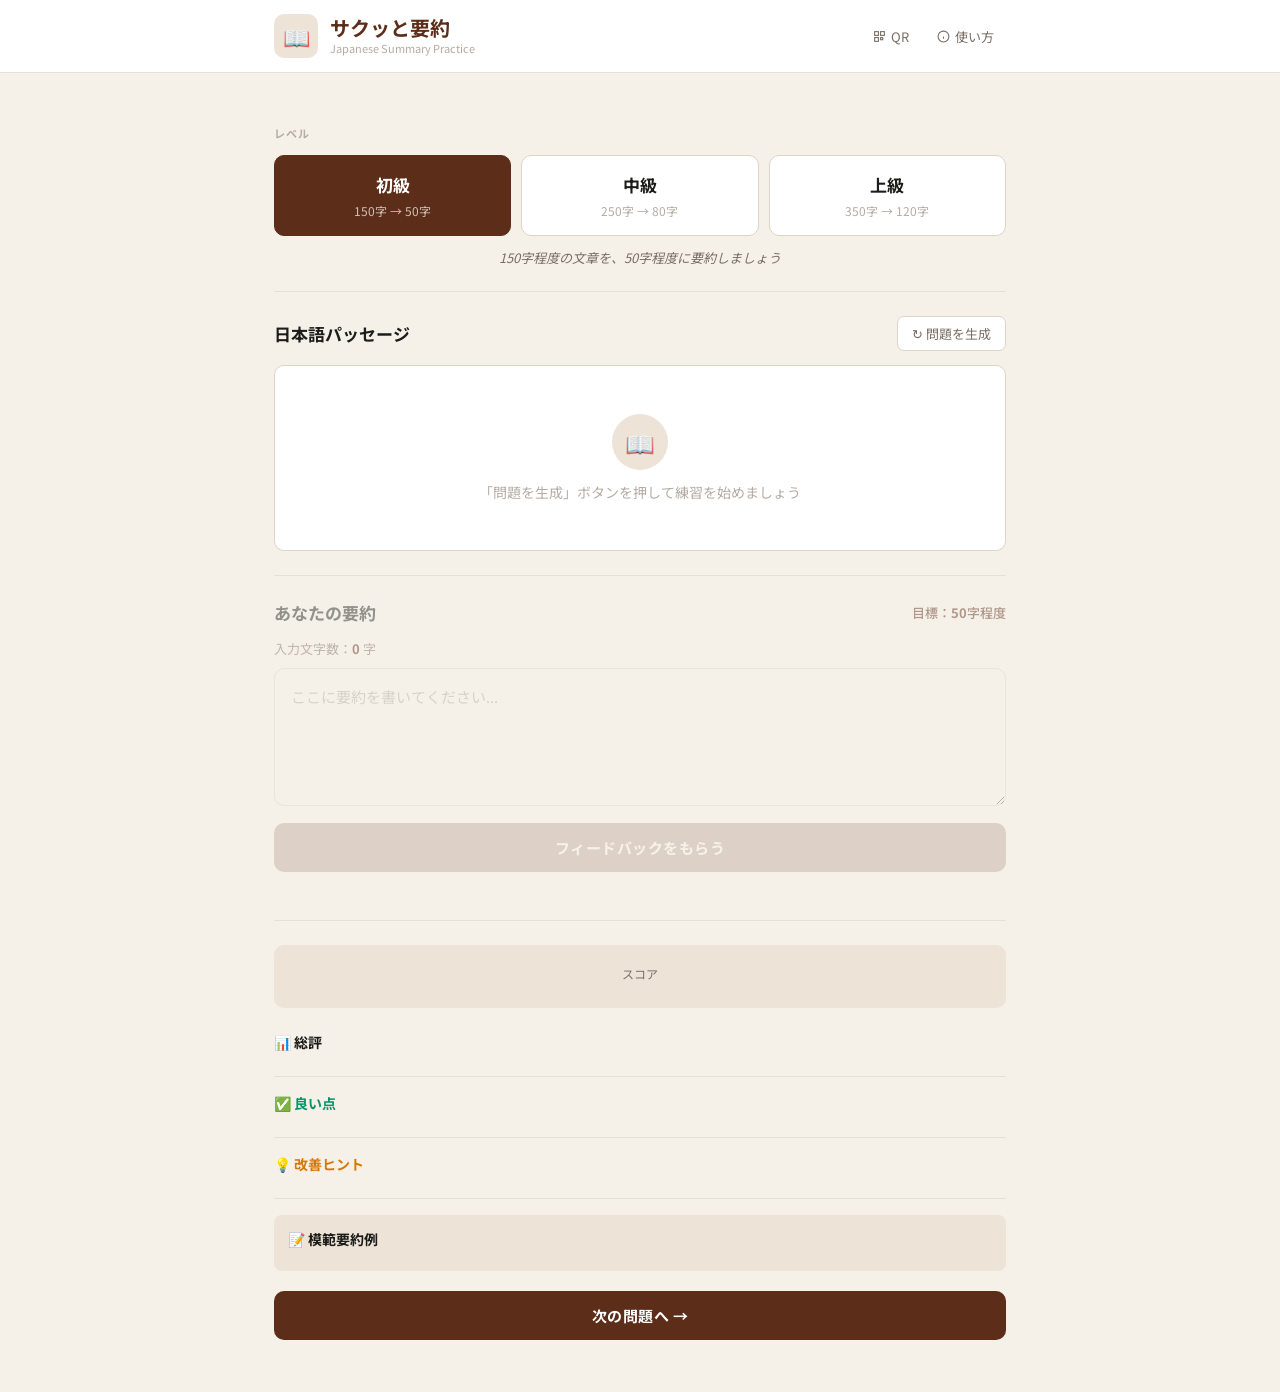
<file: index.html>
<!DOCTYPE html>
<html lang="ja">
<head>
  <meta charset="UTF-8">
  <meta name="viewport" content="width=device-width, initial-scale=1.0">
  <meta name="theme-color" content="#5C2D18">
  <title>サクッと要約</title>
  <link rel="manifest" href="summary-manifest.json">
  <link rel="preconnect" href="https://fonts.googleapis.com">
  <link rel="preconnect" href="https://fonts.gstatic.com" crossorigin>
  <link href="https://fonts.googleapis.com/css2?family=Noto+Sans+JP:wght@400;500;700&display=swap" rel="stylesheet">
  <link rel="stylesheet" href="summary.css">
</head>
<body>


  <!-- ========== 使い方モーダル ========== -->
  <div id="guideModal" class="modal-overlay hidden">
    <div class="modal">
      <h2>📖 要約のコツ</h2>
      <div class="guide-list">
        <div class="guide-item">
          <span class="num">1</span>
          <div>
            <strong>メインアイデアを見つける</strong>
            <p>文章全体で一番伝えたいことは何かを考えましょう。</p>
          </div>
        </div>
        <div class="guide-item">
          <span class="num">2</span>
          <div>
            <strong>自分の言葉で書く</strong>
            <p>元の文章をそのままコピーせず、言い換えて書きましょう。</p>
          </div>
        </div>
        <div class="guide-item">
          <span class="num">3</span>
          <div>
            <strong>目標字数を意識する</strong>
            <p>余分な情報は省き、簡潔にまとめましょう。</p>
          </div>
        </div>
        <div class="guide-item">
          <span class="num">4</span>
          <div>
            <strong>フィードバックを活かす</strong>
            <p>模範要約例と比べて、次の練習に活かしましょう。</p>
          </div>
        </div>
      </div>
      <button id="closeGuideBtn" class="modal-save-btn">閉じる</button>
    </div>
  </div>

  <!-- ========== ヘッダー ========== -->
  <header class="app-header">
    <div class="header-inner">
      <div class="header-left">
        <div class="app-icon-wrap">📖</div>
        <div>
          <h1 class="app-name">サクッと要約</h1>
          <p class="app-sub">Japanese Summary Practice</p>
        </div>
      </div>
      <nav class="header-nav">
        <a href="qr.html" class="nav-link">
          <svg width="13" height="13" viewBox="0 0 24 24" fill="none" stroke="currentColor" stroke-width="2">
            <rect x="3" y="3" width="7" height="7"/><rect x="14" y="3" width="7" height="7"/>
            <rect x="3" y="14" width="7" height="7"/><rect x="14" y="14" width="4" height="4"/>
          </svg>
          QR
        </a>
        <button id="guideBtn" class="nav-link">
          <svg width="13" height="13" viewBox="0 0 24 24" fill="none" stroke="currentColor" stroke-width="2">
            <circle cx="12" cy="12" r="10"/>
            <line x1="12" y1="16" x2="12" y2="12"/>
            <line x1="12" y1="8" x2="12.01" y2="8"/>
          </svg>
          使い方
        </button>
      </nav>
    </div>
    <!-- セッションスコアバー -->
    <div id="scoreBar" class="score-bar hidden">
      <div class="score-stats">
        <span id="practiceCount">0回練習</span>
        <span id="avgScore">平均 — / 5</span>
      </div>
      <div id="scoreDots" class="score-dots"></div>
    </div>
  </header>

  <!-- ========== メイン ========== -->
  <main class="app-main">

    <!-- レベル設定 -->
    <section class="app-section">
      <p class="section-label">レベル</p>
      <div class="level-grid">
        <button class="level-btn active" data-level="basic">
          <span class="lv-name">初級</span>
          <span class="lv-info">150字 → 50字</span>
        </button>
        <button class="level-btn" data-level="middle">
          <span class="lv-name">中級</span>
          <span class="lv-info">250字 → 80字</span>
        </button>
        <button class="level-btn" data-level="advanced">
          <span class="lv-name">上級</span>
          <span class="lv-info">350字 → 120字</span>
        </button>
      </div>
      <p id="levelDesc" class="level-desc">150字程度の文章を、50字程度に要約しましょう</p>
    </section>

    <hr class="section-divider">

    <!-- 日本語パッセージ -->
    <section class="app-section">
      <div class="section-header">
        <h2 class="section-title">日本語パッセージ</h2>
        <button id="generateBtn" class="action-btn">↻ 問題を生成</button>
      </div>

      <!-- 空の状態 -->
      <div id="emptyState" class="empty-state">
        <div class="empty-icon">📖</div>
        <p>「問題を生成」ボタンを押して練習を始めましょう</p>
      </div>

      <!-- パッセージ本文 -->
      <div id="passageBox" class="passage-box hidden">
        <p id="passageText" class="passage-text"></p>
        <div class="passage-footer">
          <span id="passageCharBadge" class="char-badge">— 字</span>
        </div>
      </div>
    </section>

    <hr class="section-divider">

    <!-- あなたの要約 -->
    <section id="summarySection" class="app-section faded">
      <div class="section-header">
        <h2 class="section-title">あなたの要約</h2>
        <span class="target-info">目標：<strong id="targetChars">50</strong>字程度</span>
      </div>
      <div class="wc-row">入力文字数：<strong id="summaryCharCount">0</strong> 字</div>
      <textarea
        id="summaryInput"
        class="main-textarea"
        rows="4"
        placeholder="ここに要約を書いてください..."
        disabled></textarea>
      <button id="feedbackBtn" class="summarize-btn" disabled>
        フィードバックをもらう
      </button>
    </section>

    <!-- ローディング -->
    <div id="loadingArea" class="loading-area hidden">
      <div class="spinner"></div>
      <p id="loadingMsg">生成中...</p>
    </div>

    <!-- フィードバック -->
    <section id="feedbackSection" class="app-section hidden">
      <hr class="section-divider">

      <div id="scoreDisplay" class="score-display">
        <div class="score-label-txt">スコア</div>
        <div id="starDisplay" class="stars"></div>
        <div id="scoreValue" class="score-value"></div>
      </div>

      <div class="fb-section">
        <div class="fb-label">📊 総評</div>
        <p id="fbOverall"></p>
      </div>
      <div class="fb-section good">
        <div class="fb-label">✅ 良い点</div>
        <p id="fbGood"></p>
      </div>
      <div class="fb-section improve">
        <div class="fb-label">💡 改善ヒント</div>
        <p id="fbImprove"></p>
      </div>
      <div class="fb-section model">
        <div class="fb-label">📝 模範要約例</div>
        <p id="fbModel" class="model-answer"></p>
      </div>

      <button id="nextBtn" class="summarize-btn">次の問題へ →</button>
    </section>

  </main>

  <script src="summary.js"></script>
</body>
</html>
</file>
<file: summary.css>
/* ============================================================
   サクッと要約 — summary.css
   ============================================================ */

*, *::before, *::after { box-sizing: border-box; margin: 0; padding: 0; }

:root {
  --bg:           #F5F0E8;
  --primary:      #5C2D18;
  --primary-hover:#4A2412;
  --primary-light:#EDE3D6;
  --border:       #DDD4C8;
  --divider:      #E8E0D6;
  --text:         #1C1C1A;
  --text-sub:     #7A6E66;
  --text-hint:    #B5ACA4;
  --white:        #FFFFFF;
  --radius:       10px;
  --shadow-modal: 0 12px 40px rgba(0,0,0,.18);
}

body {
  font-family: 'Noto Sans JP', sans-serif;
  background: var(--bg);
  color: var(--text);
  min-height: 100vh;
  display: flex;
  flex-direction: column;
}

/* ── モーダル ────────────────────────────────── */
.modal-overlay {
  position: fixed; inset: 0;
  background: rgba(0,0,0,.45);
  display: flex; align-items: center; justify-content: center;
  z-index: 900; padding: 20px;
}
.modal-overlay.hidden { display: none; }

.modal {
  background: var(--white); border-radius: var(--radius);
  padding: 28px 24px; max-width: 440px; width: 100%;
  box-shadow: var(--shadow-modal);
}
.modal-icon { font-size: 28px; margin-bottom: 8px; }
.modal h2   { font-size: 18px; font-weight: 700; margin-bottom: 10px; color: var(--primary); }
.modal p    { font-size: 14px; color: var(--text-sub); line-height: 1.65; margin-bottom: 8px; }
.modal a    { color: var(--primary); text-decoration: none; }
.modal a:hover { text-decoration: underline; }

.form-group { margin-bottom: 16px; }
.form-group label {
  display: block; font-size: 13px; font-weight: 500;
  color: var(--text-sub); margin-bottom: 6px;
}
.input-row { display: flex; gap: 8px; }
.input-row input {
  flex: 1; padding: 10px 12px;
  border: 1px solid var(--border); border-radius: 8px;
  font-family: inherit; font-size: 14px; outline: none;
  transition: border-color .15s; background: var(--white);
}
.input-row input:focus {
  border-color: var(--primary);
  box-shadow: 0 0 0 3px rgba(92,45,24,.12);
}
.icon-btn {
  background: #F3EDE6; border: 1px solid var(--border);
  border-radius: 8px; padding: 0 12px; cursor: pointer; font-size: 15px;
}
.icon-btn:hover { background: var(--primary-light); }

.modal-save-btn {
  width: 100%; padding: 12px;
  background: var(--primary); color: var(--white);
  border: none; border-radius: 8px;
  font-family: inherit; font-size: 15px; font-weight: 700;
  cursor: pointer; transition: background .15s; margin-top: 4px;
}
.modal-save-btn:hover { background: var(--primary-hover); }

/* ガイド */
.guide-list { display: flex; flex-direction: column; gap: 14px; margin: 16px 0 20px; }
.guide-item { display: flex; gap: 12px; align-items: flex-start; }
.guide-item .num {
  flex-shrink: 0; width: 24px; height: 24px;
  background: var(--primary-light); color: var(--primary);
  border-radius: 50%; display: flex; align-items: center; justify-content: center;
  font-weight: 700; font-size: 12px;
}
.guide-item strong { display: block; font-size: 14px; margin-bottom: 3px; }
.guide-item p { font-size: 13px; margin-bottom: 0; }

/* ── ヘッダー ────────────────────────────────── */
.app-header {
  background: var(--white);
  border-bottom: 1px solid var(--divider);
}
.header-inner {
  max-width: 780px; margin: 0 auto;
  padding: 14px 24px;
  display: flex; align-items: center; justify-content: space-between;
}
.header-left { display: flex; align-items: center; gap: 12px; }
.app-icon-wrap {
  width: 44px; height: 44px;
  background: var(--primary-light); border-radius: 10px;
  display: flex; align-items: center; justify-content: center;
  font-size: 22px; flex-shrink: 0;
}
.app-name { font-size: 20px; font-weight: 700; color: var(--primary); line-height: 1.2; }
.app-sub  { font-size: 11px; color: var(--text-hint); }

.header-nav { display: flex; align-items: center; gap: 4px; }
.nav-link {
  display: inline-flex; align-items: center; gap: 5px;
  padding: 6px 12px;
  background: transparent; border: none;
  font-family: inherit; font-size: 13px; color: var(--text-sub);
  cursor: pointer; border-radius: 6px; text-decoration: none;
  transition: background .15s, color .15s;
}
.nav-link:hover { background: var(--primary-light); color: var(--primary); }
.nav-icon-btn {
  display: flex; align-items: center; justify-content: center;
  width: 34px; height: 34px;
  background: transparent; border: none; border-radius: 6px;
  color: var(--text-sub); cursor: pointer;
  transition: background .15s, color .15s;
}
.nav-icon-btn:hover { background: var(--primary-light); color: var(--primary); }

/* スコアバー */
.score-bar {
  max-width: 780px; margin: 0 auto;
  padding: 10px 24px 12px;
  border-top: 1px solid var(--divider);
  display: flex; align-items: center; gap: 16px; flex-wrap: wrap;
}
.score-bar.hidden { display: none; }
.score-stats { display: flex; gap: 16px; font-size: 13px; color: var(--text-sub); }
.score-dots  { display: flex; gap: 5px; flex-wrap: wrap; }
.dot {
  width: 26px; height: 26px; border-radius: 50%;
  display: flex; align-items: center; justify-content: center;
  font-size: 12px; font-weight: 700; color: #fff;
}
.dot-5 { background: #059669; }
.dot-4 { background: #10B981; }
.dot-3 { background: #F59E0B; }
.dot-2 { background: #EF4444; }
.dot-1 { background: #991B1B; }

/* ── メイン ──────────────────────────────────── */
.app-main {
  flex: 1; max-width: 780px; width: 100%;
  margin: 0 auto; padding: 28px 24px;
  display: flex; flex-direction: column; gap: 0;
}

/* ── セクション ──────────────────────────────── */
.app-section { padding: 24px 0; }
.app-section.faded { opacity: .45; pointer-events: none; transition: opacity .3s; }
.app-section.faded.active { opacity: 1; pointer-events: auto; }

.section-divider { border: none; border-top: 1px solid var(--divider); margin: 0; }
.section-label {
  font-size: 11px; font-weight: 700; color: var(--text-hint);
  letter-spacing: .1em; text-transform: uppercase; margin-bottom: 14px;
}
.section-header {
  display: flex; justify-content: space-between; align-items: center;
  margin-bottom: 14px;
}
.section-title { font-size: 17px; font-weight: 700; color: var(--text); }

/* ── レベルグリッド ──────────────────────────── */
.level-grid {
  display: grid; grid-template-columns: repeat(3, 1fr);
  gap: 10px; margin-bottom: 12px;
}
.level-btn {
  background: var(--white); border: 1.5px solid var(--border);
  border-radius: var(--radius); padding: 16px 8px;
  cursor: pointer; font-family: inherit;
  display: flex; flex-direction: column; align-items: center; gap: 5px;
  transition: border-color .15s, background .15s;
}
.level-btn:hover { border-color: var(--primary); }
.level-btn.active { background: var(--primary); border-color: var(--primary); }
.lv-name { font-size: 17px; font-weight: 700; color: var(--text); }
.lv-info { font-size: 12px; color: var(--text-hint); }
.level-btn.active .lv-name { color: var(--white); }
.level-btn.active .lv-info { color: rgba(255,255,255,.7); }
.level-desc { font-size: 13px; color: var(--text-sub); text-align: center; font-style: italic; }

/* ── アクションボタン（小） ──────────────────── */
.action-btn {
  display: inline-flex; align-items: center; gap: 5px;
  padding: 7px 14px;
  background: var(--white); border: 1.5px solid var(--border);
  border-radius: 7px; font-family: inherit; font-size: 13px;
  color: var(--text-sub); cursor: pointer;
  transition: border-color .15s, color .15s, background .15s; white-space: nowrap;
}
.action-btn:hover { border-color: var(--primary); color: var(--primary); background: var(--primary-light); }
.action-btn:disabled { opacity: .4; cursor: not-allowed; }

/* ── 空の状態 ────────────────────────────────── */
.empty-state {
  background: var(--white); border: 1.5px solid var(--border);
  border-radius: var(--radius); padding: 48px 24px;
  display: flex; flex-direction: column; align-items: center; gap: 12px;
}
.empty-icon {
  width: 56px; height: 56px; background: var(--primary-light); border-radius: 50%;
  display: flex; align-items: center; justify-content: center; font-size: 24px;
}
.empty-state p { font-size: 14px; color: var(--text-hint); }

/* ── パッセージ ──────────────────────────────── */
.passage-box {
  background: var(--white); border: 1.5px solid var(--border);
  border-radius: var(--radius); padding: 20px;
}
.passage-box.hidden { display: none; }
.passage-text { font-size: 16px; line-height: 1.9; color: var(--text); }
.passage-footer { margin-top: 12px; display: flex; justify-content: flex-end; }
.char-badge {
  font-size: 12px; font-weight: 600; color: var(--primary);
  background: var(--primary-light); padding: 3px 10px; border-radius: 20px;
}

/* ── 要約入力 ────────────────────────────────── */
.target-info { font-size: 13px; color: var(--primary); font-weight: 500; }
.wc-row { font-size: 13px; color: var(--text-sub); margin-bottom: 10px; }
.wc-row strong { color: var(--primary); }

.main-textarea {
  width: 100%;
  background: var(--white); border: 1.5px solid var(--border);
  border-radius: var(--radius); padding: 14px 16px;
  font-family: inherit; font-size: 15px; line-height: 1.8;
  resize: vertical; outline: none; transition: border-color .15s;
  min-height: 110px; color: var(--text);
  margin-bottom: 12px;
}
.main-textarea:focus {
  border-color: var(--primary);
  box-shadow: 0 0 0 3px rgba(92,45,24,.1);
}
.main-textarea::placeholder { color: var(--text-hint); }
.main-textarea:disabled { background: var(--bg); cursor: not-allowed; }

/* ── 要約ボタン ──────────────────────────────── */
.summarize-btn {
  width: 100%; padding: 14px;
  background: var(--primary); color: var(--white);
  border: none; border-radius: var(--radius);
  font-family: inherit; font-size: 15px; font-weight: 700;
  cursor: pointer; transition: background .15s, transform .1s;
  letter-spacing: .03em;
}
.summarize-btn:hover:not(:disabled) {
  background: var(--primary-hover); transform: translateY(-1px);
}
.summarize-btn:disabled { opacity: .35; cursor: not-allowed; }

/* ── ローディング ────────────────────────────── */
.loading-area {
  display: flex; flex-direction: column; align-items: center;
  gap: 12px; padding: 32px 0;
}
.loading-area.hidden { display: none; }
.spinner {
  width: 36px; height: 36px;
  border: 3px solid var(--divider); border-top-color: var(--primary);
  border-radius: 50%; animation: spin .8s linear infinite;
}
@keyframes spin { to { transform: rotate(360deg); } }
.loading-area p { font-size: 14px; color: var(--text-sub); }

/* ── フィードバック ──────────────────────────── */
#feedbackSection .section-divider { margin-bottom: 24px; }

.score-display {
  text-align: center; padding: 20px 16px; border-radius: var(--radius);
  margin-bottom: 24px; background: var(--primary-light);
}
.score-label-txt { font-size: 12px; color: var(--text-sub); margin-bottom: 6px; }
.stars { font-size: 28px; margin-bottom: 4px; }
.score-value { font-size: 22px; font-weight: 700; color: var(--primary); }

.fb-section {
  margin-bottom: 16px; padding-bottom: 16px;
  border-bottom: 1px solid var(--divider);
}
.fb-section:last-of-type { border-bottom: none; margin-bottom: 20px; }
.fb-label { font-size: 14px; font-weight: 700; margin-bottom: 8px; }
.fb-section p { font-size: 14px; line-height: 1.75; color: var(--text-sub); }
.fb-section.good   .fb-label { color: #059669; }
.fb-section.improve .fb-label { color: #D97706; }
.fb-section.model {
  background: var(--primary-light); padding: 14px;
  border-radius: 8px; border-bottom: none;
}
.model-answer { font-size: 15px !important; color: var(--text) !important; font-style: italic; }

/* ── レスポンシブ ─────────────────────────────── */
@media (max-width: 520px) {
  .header-inner { padding: 12px 16px; }
  .score-bar    { padding: 8px 16px 10px; }
  .app-main     { padding: 20px 16px; }
  .app-name     { font-size: 17px; }
  .app-sub      { display: none; }
  .level-btn    { padding: 12px 4px; }
  .lv-name      { font-size: 15px; }
}
</file>
